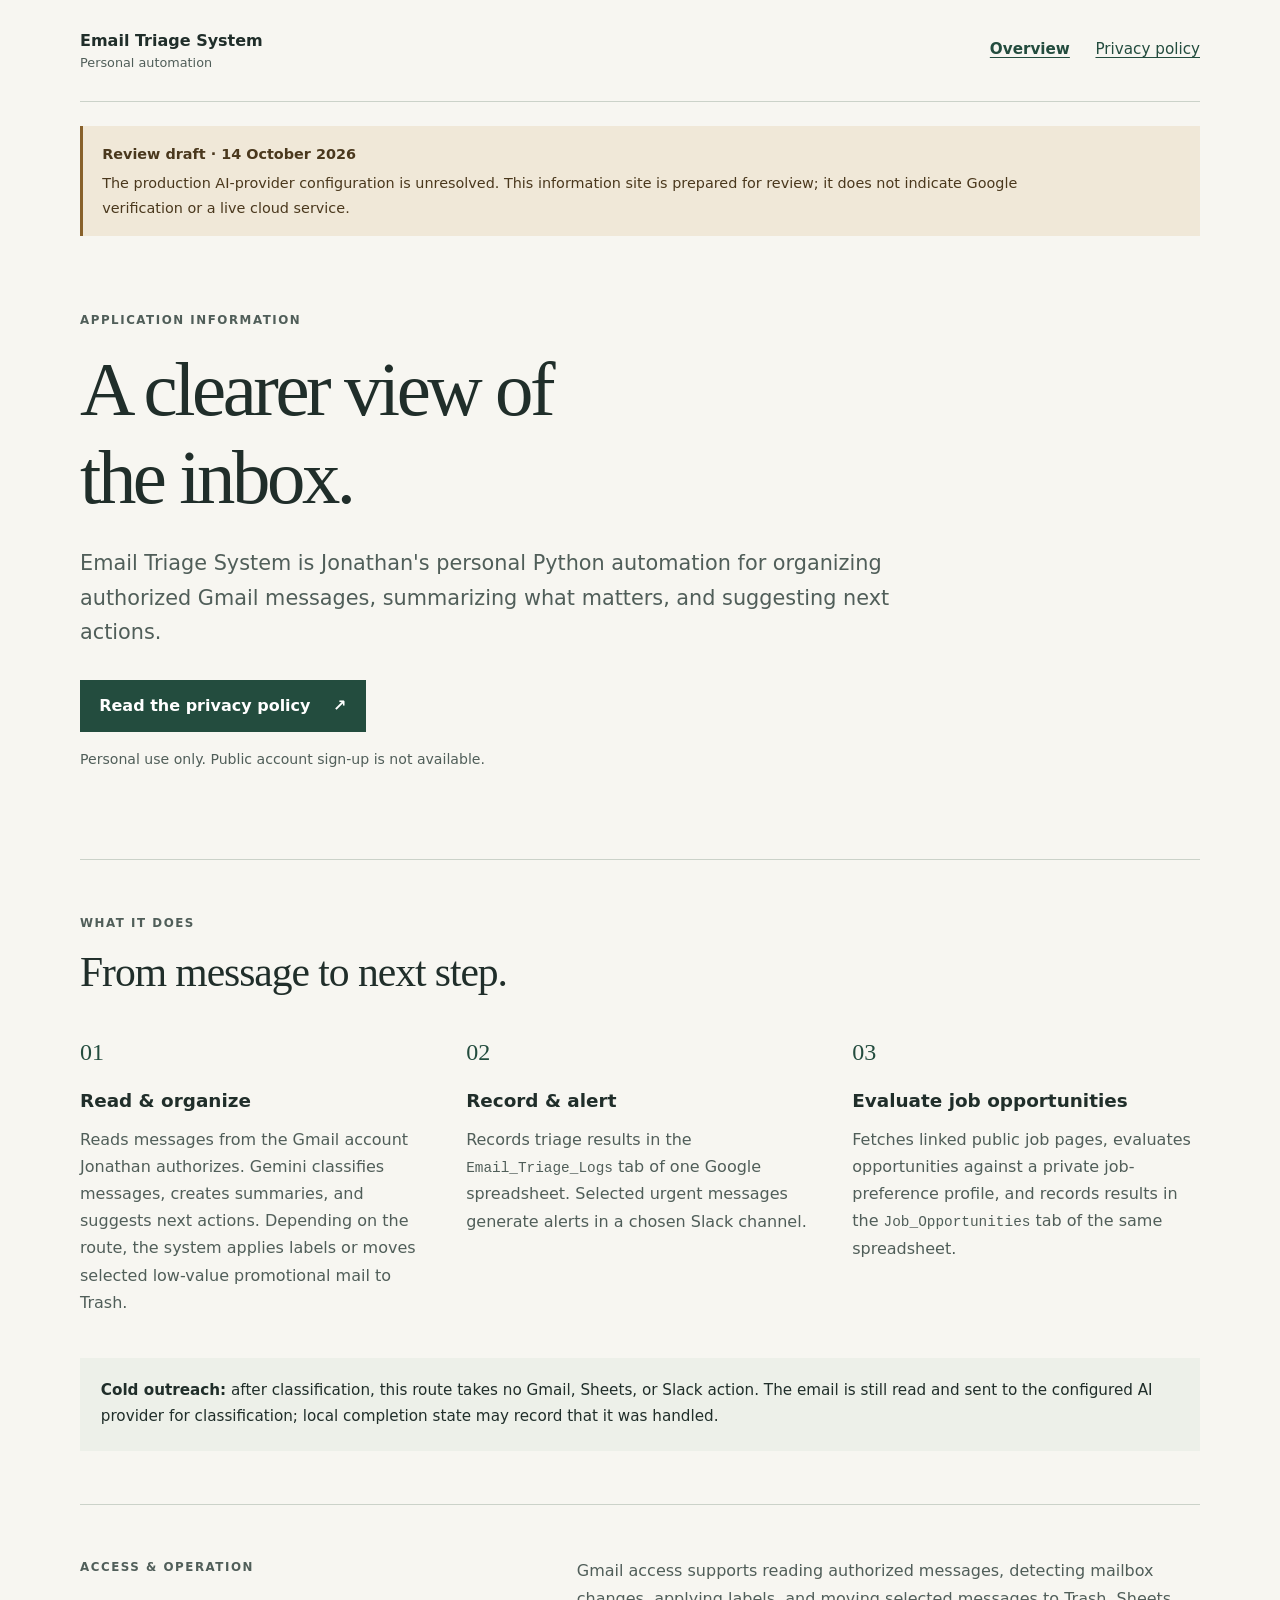
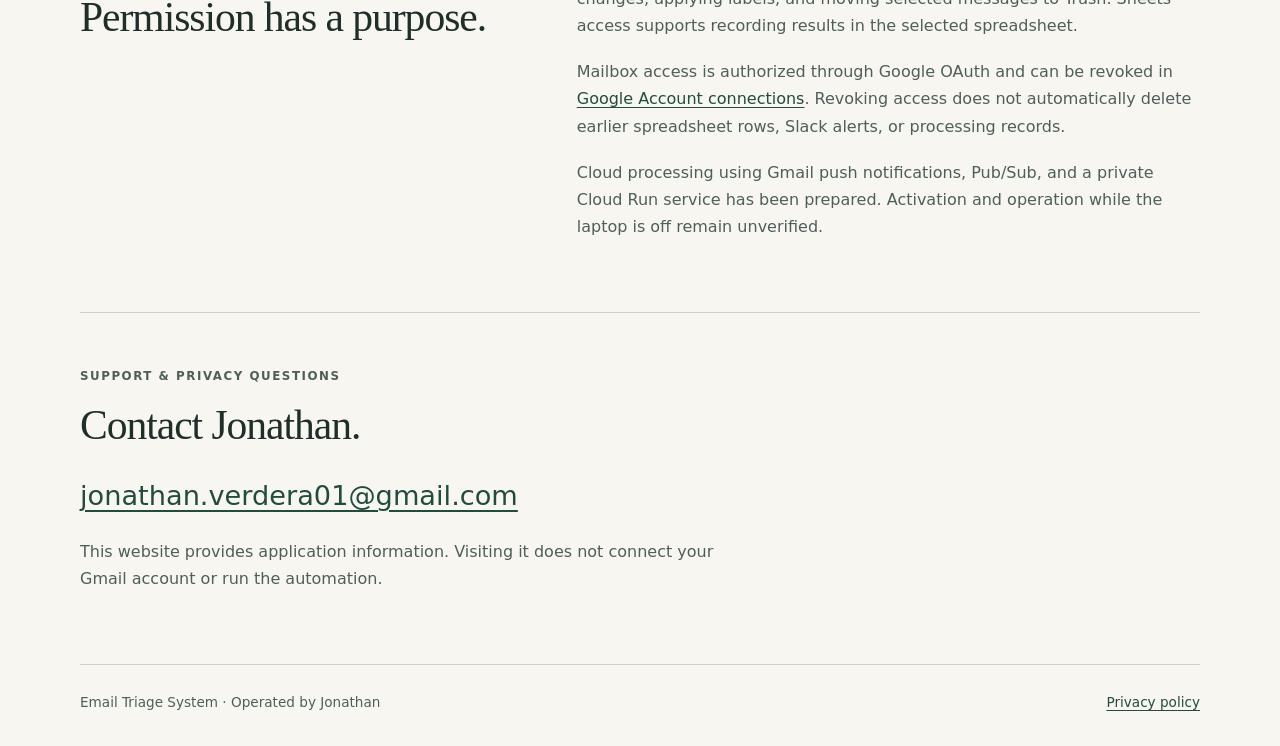
<file: index.html>
<!doctype html>
<html lang="en">
<head>
  <meta charset="utf-8">
  <meta name="viewport" content="width=device-width, initial-scale=1">
  <meta name="description" content="Information about Email Triage System, Jonathan's personal Gmail automation, its permissions, and privacy practices.">
  <meta name="referrer" content="no-referrer">
  <title>Email Triage System</title>
  <link rel="stylesheet" href="styles.css">
</head>
<body>
  <a class="skip-link" href="#main">Skip to content</a>
  <header class="site-header wrap">
    <a class="brand" href="index.html">Email Triage System<span>Personal automation</span></a>
    <nav aria-label="Main navigation">
      <a href="index.html" aria-current="page">Overview</a>
      <a href="privacy.html">Privacy policy</a>
    </nav>
  </header>
  <main id="main" class="wrap" tabindex="-1">
    <div class="notice"><strong>Review draft · 14 October 2026</strong><p>The production AI-provider configuration is unresolved. This information site is prepared for review; it does not indicate Google verification or a live cloud service.</p></div>
    <section class="hero" aria-labelledby="intro">
      <p class="eyebrow">Application information</p>
      <h1 id="intro">A clearer view of<br>the inbox.</h1>
      <p class="lead">Email Triage System is Jonathan's personal Python automation for organizing authorized Gmail messages, summarizing what matters, and suggesting next actions.</p>
      <a class="button" href="privacy.html">Read the privacy policy <span aria-hidden="true">↗</span></a>
      <p class="small">Personal use only. Public account sign-up is not available.</p>
    </section>
    <section class="section" aria-labelledby="functionality">
      <div class="section-heading"><p class="eyebrow">What it does</p><h2 id="functionality">From message to next step.</h2></div>
      <div class="feature-grid">
        <article><span class="number" aria-hidden="true">01</span><h3>Read &amp; organize</h3><p>Reads messages from the Gmail account Jonathan authorizes. Gemini classifies messages, creates summaries, and suggests next actions. Depending on the route, the system applies labels or moves selected low-value promotional mail to Trash.</p></article>
        <article><span class="number" aria-hidden="true">02</span><h3>Record &amp; alert</h3><p>Records triage results in the <code>Email_Triage_Logs</code> tab of one Google spreadsheet. Selected urgent messages generate alerts in a chosen Slack channel.</p></article>
        <article><span class="number" aria-hidden="true">03</span><h3>Evaluate job opportunities</h3><p>Fetches linked public job pages, evaluates opportunities against a private job-preference profile, and records results in the <code>Job_Opportunities</code> tab of the same spreadsheet.</p></article>
      </div>
      <p class="route-note"><strong>Cold outreach:</strong> after classification, this route takes no Gmail, Sheets, or Slack action. The email is still read and sent to the configured AI provider for classification; local completion state may record that it was handled.</p>
    </section>
    <section class="section split" aria-labelledby="access">
      <div><p class="eyebrow">Access &amp; operation</p><h2 id="access">Permission has a purpose.</h2></div>
      <div><p>Gmail access supports reading authorized messages, detecting mailbox changes, applying labels, and moving selected messages to Trash. Sheets access supports recording results in the selected spreadsheet.</p><p>Mailbox access is authorized through Google OAuth and can be revoked in <a href="https://myaccount.google.com/connections">Google Account connections</a>. Revoking access does not automatically delete earlier spreadsheet rows, Slack alerts, or processing records.</p><p>Cloud processing using Gmail push notifications, Pub/Sub, and a private Cloud Run service has been prepared. Activation and operation while the laptop is off remain unverified.</p></div>
    </section>
    <section class="contact section" aria-labelledby="contact">
      <p class="eyebrow">Support &amp; privacy questions</p><h2 id="contact">Contact Jonathan.</h2>
      <p><a class="contact-link" href="mailto:jonathan.verdera01@gmail.com">jonathan.verdera01@gmail.com</a></p>
      <p>This website provides application information. Visiting it does not connect your Gmail account or run the automation.</p>
    </section>
  </main>
  <footer class="site-footer wrap"><p>Email Triage System · Operated by Jonathan</p><a href="privacy.html">Privacy policy</a></footer>
</body>
</html>
</file>
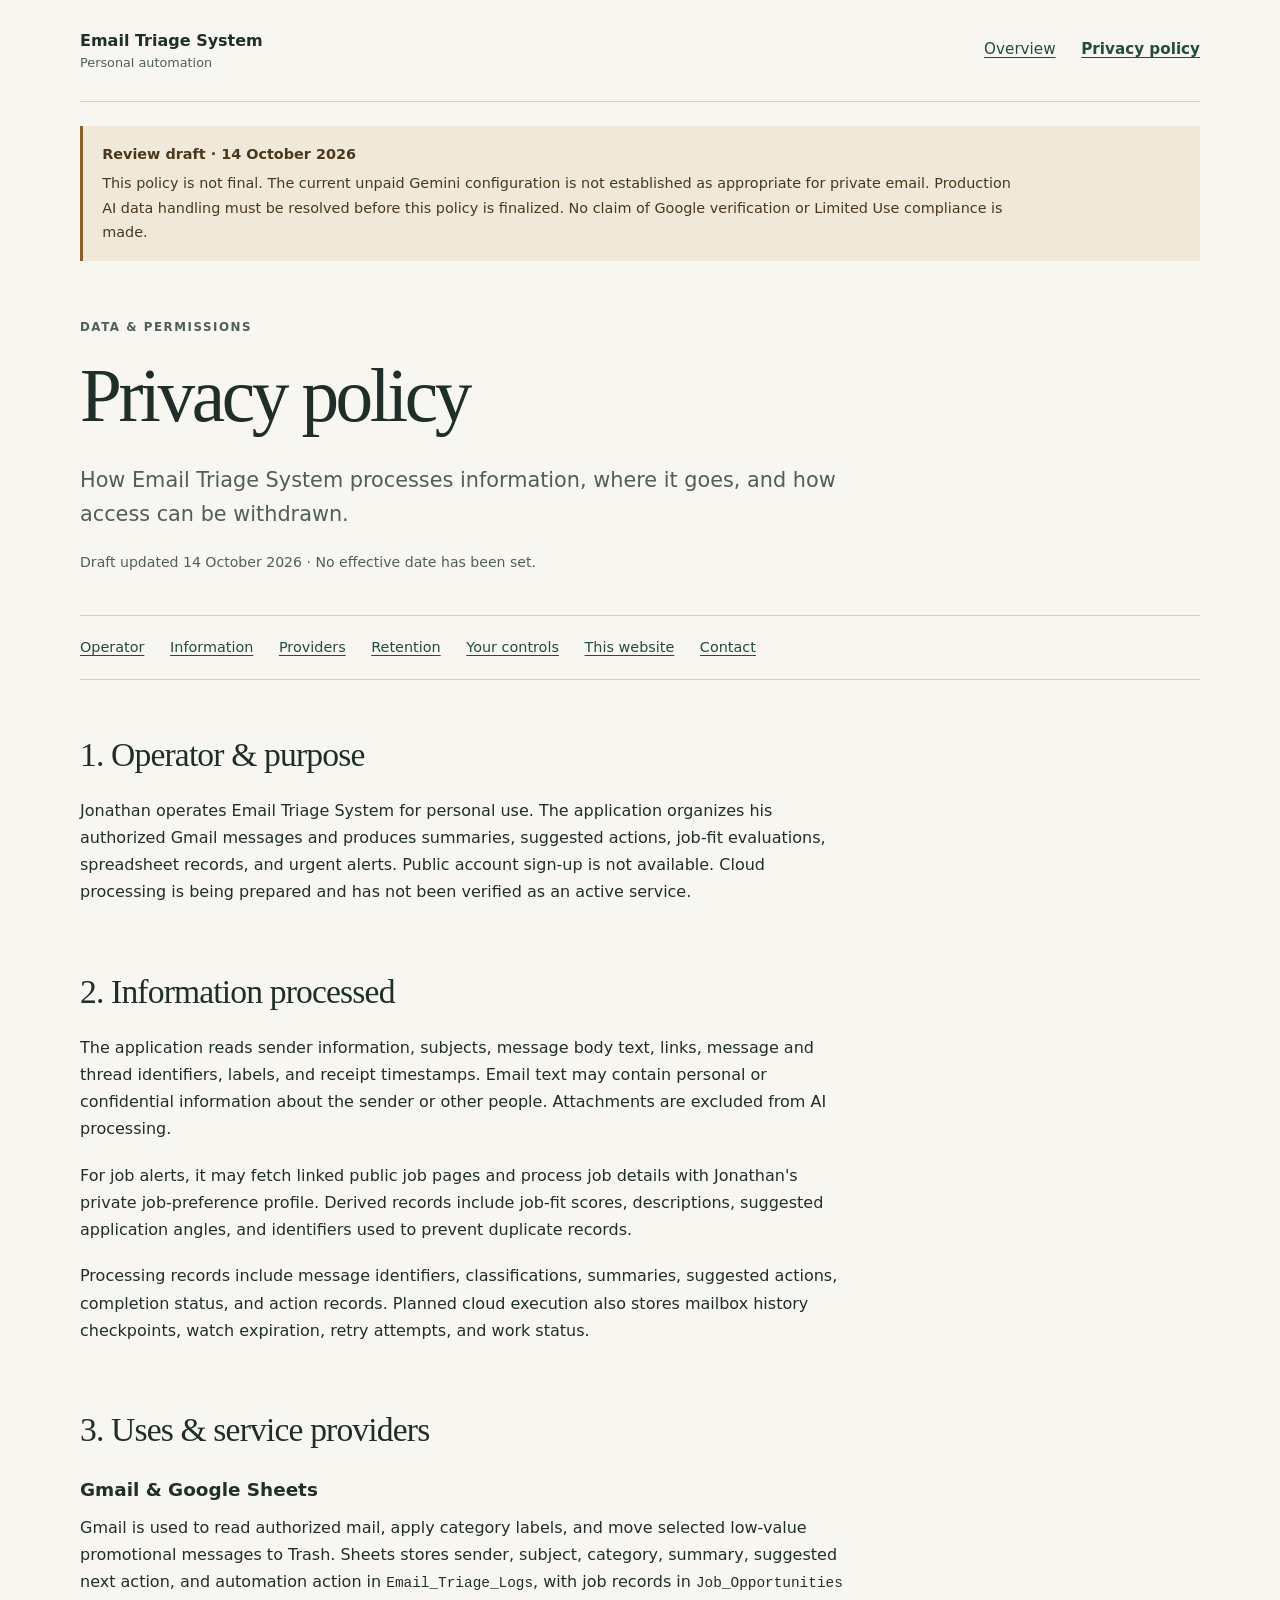
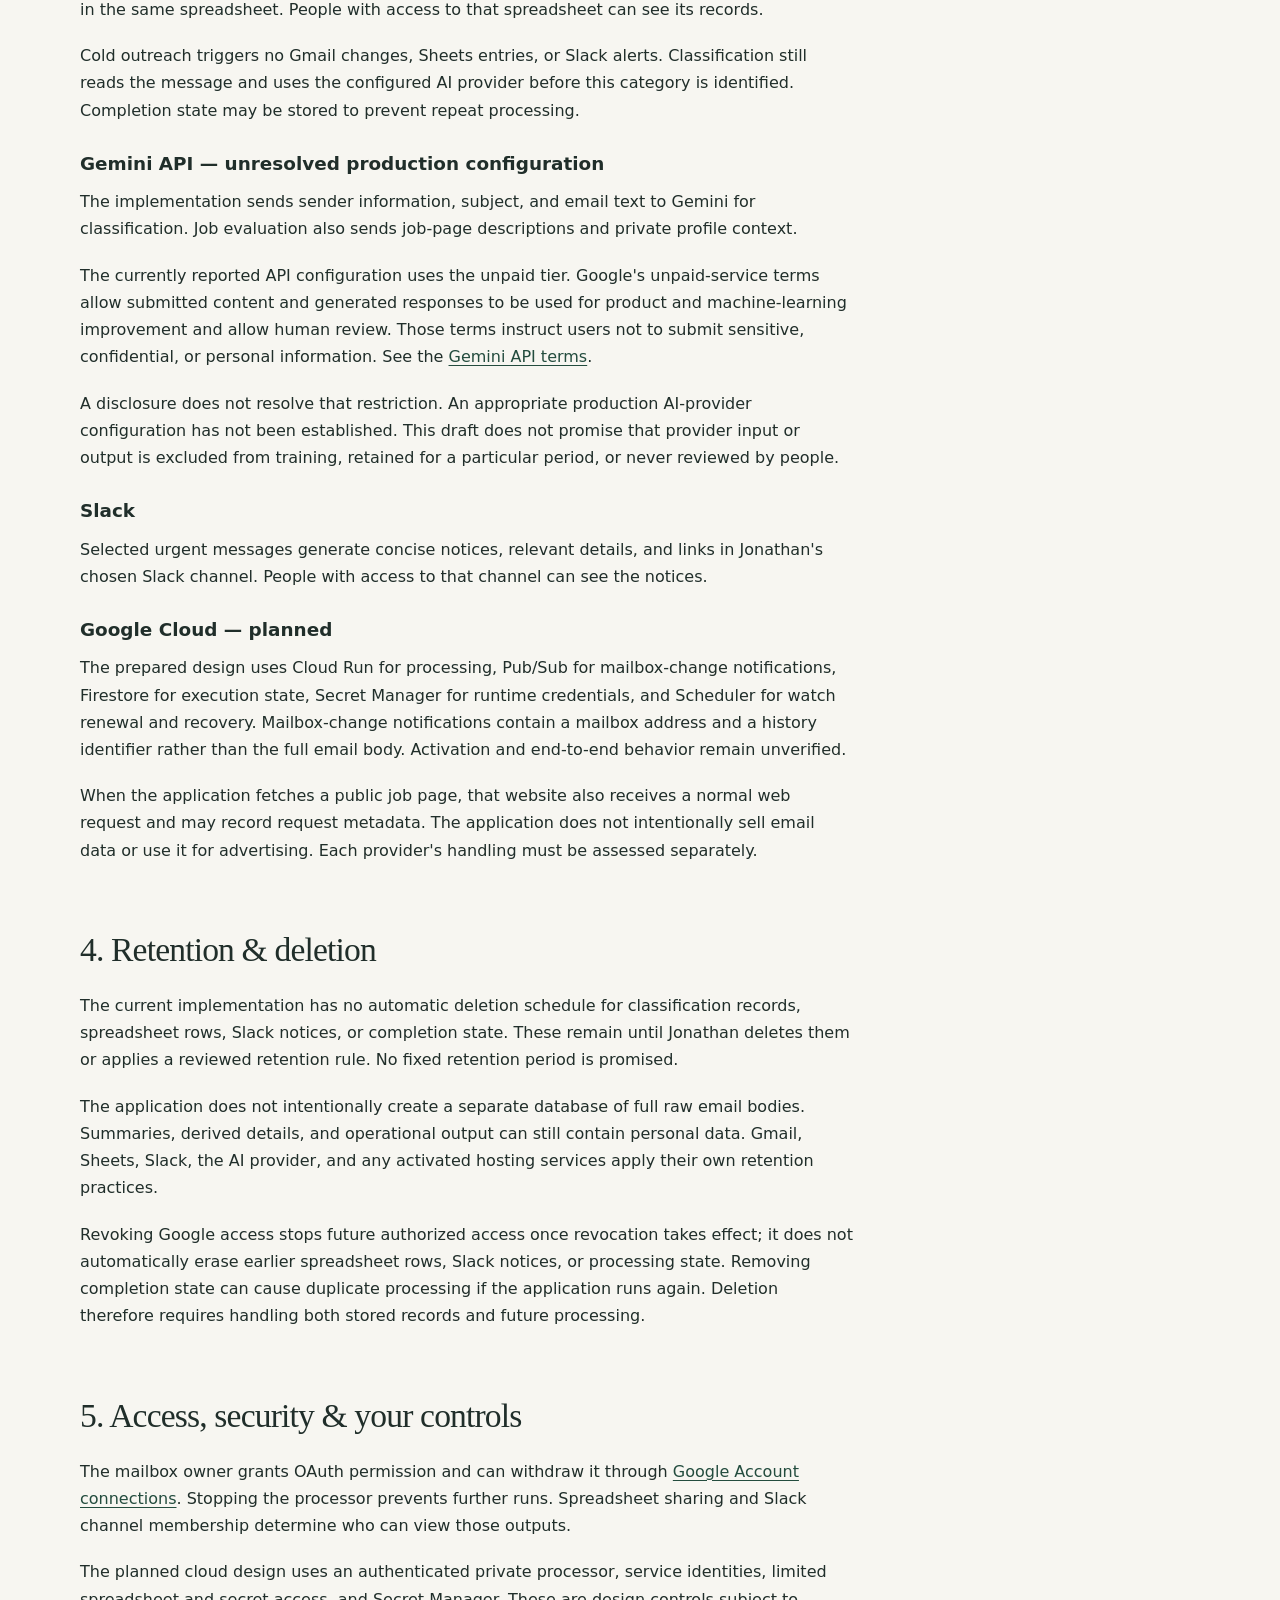
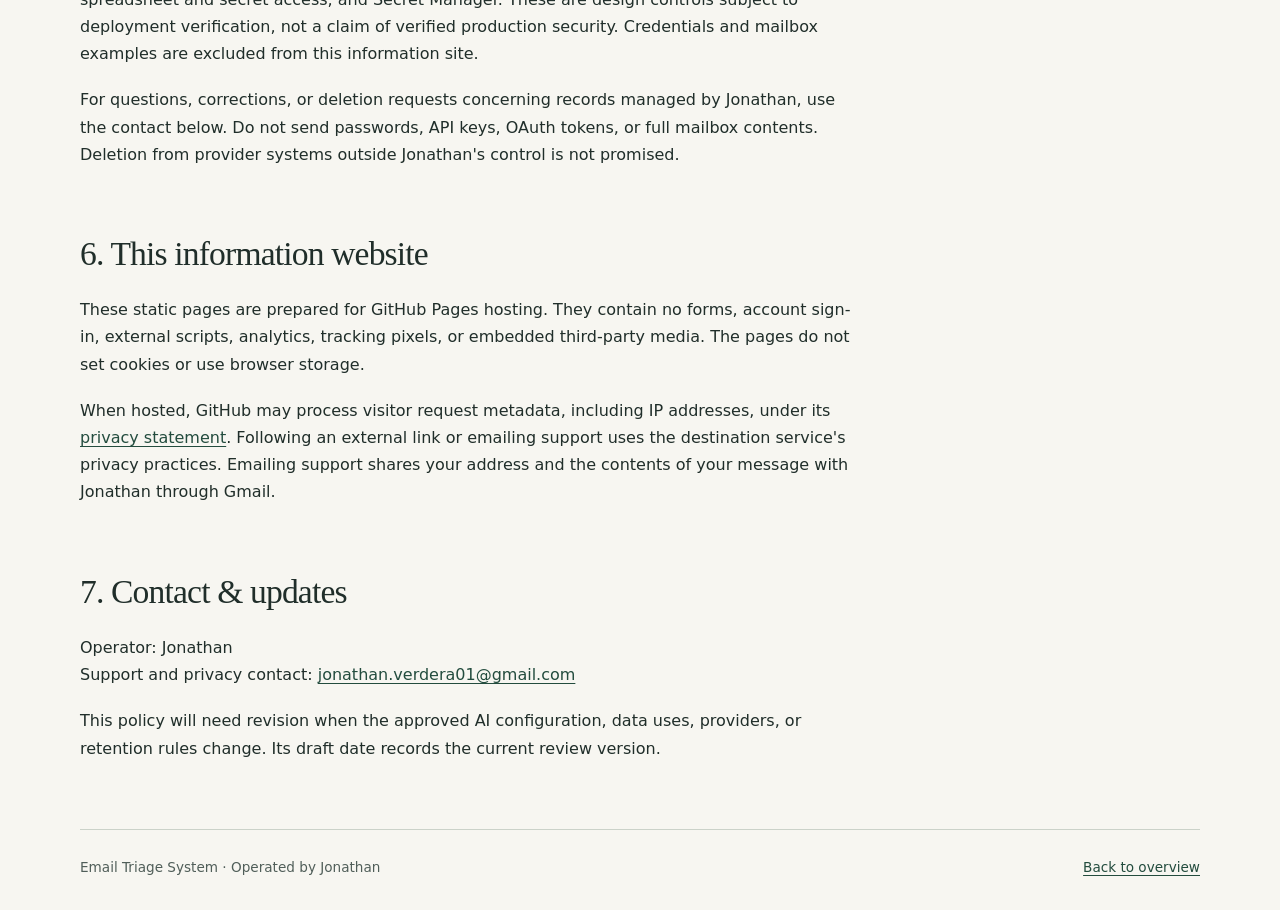
<file: privacy.html>
<!doctype html>
<html lang="en">
<head>
  <meta charset="utf-8">
  <meta name="viewport" content="width=device-width, initial-scale=1">
  <meta name="description" content="Review draft of Email Triage System's privacy policy: information processed, providers, retention, access, and contact.">
  <meta name="referrer" content="no-referrer">
  <title>Privacy Policy · Email Triage System</title>
  <link rel="stylesheet" href="styles.css">
</head>
<body>
  <a class="skip-link" href="#main">Skip to content</a>
  <header class="site-header wrap">
    <a class="brand" href="index.html">Email Triage System<span>Personal automation</span></a>
    <nav aria-label="Main navigation"><a href="index.html">Overview</a><a href="privacy.html" aria-current="page">Privacy policy</a></nav>
  </header>
  <main id="main" class="wrap" tabindex="-1">
    <div class="notice"><strong>Review draft · 14 October 2026</strong><p>This policy is not final. The current unpaid Gemini configuration is not established as appropriate for private email. Production AI data handling must be resolved before this policy is finalized. No claim of Google verification or Limited Use compliance is made.</p></div>
    <header class="policy-heading"><p class="eyebrow">Data &amp; permissions</p><h1>Privacy policy</h1><p class="lead">How Email Triage System processes information, where it goes, and how access can be withdrawn.</p><p class="small">Draft updated <time datetime="2026-10-14">14 October 2026</time> · No effective date has been set.</p></header>
    <nav class="policy-nav" aria-label="Privacy policy sections"><a href="#operator">Operator</a><a href="#information">Information</a><a href="#providers">Providers</a><a href="#retention">Retention</a><a href="#controls">Your controls</a><a href="#website">This website</a><a href="#contact">Contact</a></nav>
    <div class="policy-content">
      <section id="operator"><h2>1. Operator &amp; purpose</h2><p>Jonathan operates Email Triage System for personal use. The application organizes his authorized Gmail messages and produces summaries, suggested actions, job-fit evaluations, spreadsheet records, and urgent alerts. Public account sign-up is not available. Cloud processing is being prepared and has not been verified as an active service.</p></section>
      <section id="information"><h2>2. Information processed</h2><p>The application reads sender information, subjects, message body text, links, message and thread identifiers, labels, and receipt timestamps. Email text may contain personal or confidential information about the sender or other people. Attachments are excluded from AI processing.</p><p>For job alerts, it may fetch linked public job pages and process job details with Jonathan's private job-preference profile. Derived records include job-fit scores, descriptions, suggested application angles, and identifiers used to prevent duplicate records.</p><p>Processing records include message identifiers, classifications, summaries, suggested actions, completion status, and action records. Planned cloud execution also stores mailbox history checkpoints, watch expiration, retry attempts, and work status.</p></section>
      <section id="providers"><h2>3. Uses &amp; service providers</h2>
        <h3>Gmail &amp; Google Sheets</h3><p>Gmail is used to read authorized mail, apply category labels, and move selected low-value promotional messages to Trash. Sheets stores sender, subject, category, summary, suggested next action, and automation action in <code>Email_Triage_Logs</code>, with job records in <code>Job_Opportunities</code> in the same spreadsheet. People with access to that spreadsheet can see its records.</p><p>Cold outreach triggers no Gmail changes, Sheets entries, or Slack alerts. Classification still reads the message and uses the configured AI provider before this category is identified. Completion state may be stored to prevent repeat processing.</p>
        <h3>Gemini API — unresolved production configuration</h3><p>The implementation sends sender information, subject, and email text to Gemini for classification. Job evaluation also sends job-page descriptions and private profile context.</p><p>The currently reported API configuration uses the unpaid tier. Google's unpaid-service terms allow submitted content and generated responses to be used for product and machine-learning improvement and allow human review. Those terms instruct users not to submit sensitive, confidential, or personal information. See the <a href="https://ai.google.dev/gemini-api/terms">Gemini API terms</a>.</p><p>A disclosure does not resolve that restriction. An appropriate production AI-provider configuration has not been established. This draft does not promise that provider input or output is excluded from training, retained for a particular period, or never reviewed by people.</p>
        <h3>Slack</h3><p>Selected urgent messages generate concise notices, relevant details, and links in Jonathan's chosen Slack channel. People with access to that channel can see the notices.</p>
        <h3>Google Cloud — planned</h3><p>The prepared design uses Cloud Run for processing, Pub/Sub for mailbox-change notifications, Firestore for execution state, Secret Manager for runtime credentials, and Scheduler for watch renewal and recovery. Mailbox-change notifications contain a mailbox address and a history identifier rather than the full email body. Activation and end-to-end behavior remain unverified.</p><p>When the application fetches a public job page, that website also receives a normal web request and may record request metadata. The application does not intentionally sell email data or use it for advertising. Each provider's handling must be assessed separately.</p>
      </section>
      <section id="retention"><h2>4. Retention &amp; deletion</h2><p>The current implementation has no automatic deletion schedule for classification records, spreadsheet rows, Slack notices, or completion state. These remain until Jonathan deletes them or applies a reviewed retention rule. No fixed retention period is promised.</p><p>The application does not intentionally create a separate database of full raw email bodies. Summaries, derived details, and operational output can still contain personal data. Gmail, Sheets, Slack, the AI provider, and any activated hosting services apply their own retention practices.</p><p>Revoking Google access stops future authorized access once revocation takes effect; it does not automatically erase earlier spreadsheet rows, Slack notices, or processing state. Removing completion state can cause duplicate processing if the application runs again. Deletion therefore requires handling both stored records and future processing.</p></section>
      <section id="controls"><h2>5. Access, security &amp; your controls</h2><p>The mailbox owner grants OAuth permission and can withdraw it through <a href="https://myaccount.google.com/connections">Google Account connections</a>. Stopping the processor prevents further runs. Spreadsheet sharing and Slack channel membership determine who can view those outputs.</p><p>The planned cloud design uses an authenticated private processor, service identities, limited spreadsheet and secret access, and Secret Manager. These are design controls subject to deployment verification, not a claim of verified production security. Credentials and mailbox examples are excluded from this information site.</p><p>For questions, corrections, or deletion requests concerning records managed by Jonathan, use the contact below. Do not send passwords, API keys, OAuth tokens, or full mailbox contents. Deletion from provider systems outside Jonathan's control is not promised.</p></section>
      <section id="website"><h2>6. This information website</h2><p>These static pages are prepared for GitHub Pages hosting. They contain no forms, account sign-in, external scripts, analytics, tracking pixels, or embedded third-party media. The pages do not set cookies or use browser storage.</p><p>When hosted, GitHub may process visitor request metadata, including IP addresses, under its <a href="https://docs.github.com/en/site-policy/privacy-policies/github-general-privacy-statement">privacy statement</a>. Following an external link or emailing support uses the destination service's privacy practices. Emailing support shares your address and the contents of your message with Jonathan through Gmail.</p></section>
      <section id="contact"><h2>7. Contact &amp; updates</h2><p>Operator: Jonathan<br>Support and privacy contact: <a href="mailto:jonathan.verdera01@gmail.com">jonathan.verdera01@gmail.com</a></p><p>This policy will need revision when the approved AI configuration, data uses, providers, or retention rules change. Its draft date records the current review version.</p></section>
    </div>
  </main>
  <footer class="site-footer wrap"><p>Email Triage System · Operated by Jonathan</p><a href="index.html">Back to overview</a></footer>
</body>
</html>
</file>
<file: styles.css>
:root { color-scheme: light; --paper: #f7f6f1; --ink: #202e2a; --muted: #505e59; --green: #234c3e; --line: #cbd2c9; --wash: #edf0e9; }
* { box-sizing: border-box; }
html { scroll-padding-top: 1.5rem; }
body { margin: 0; color: var(--ink); background: var(--paper); font-family: system-ui, -apple-system, "Segoe UI", sans-serif; font-size: 1rem; line-height: 1.7; }
a { color: var(--green); text-decoration-thickness: .08em; text-underline-offset: .2em; overflow-wrap: anywhere; }
a:hover { text-decoration-thickness: .15em; }
a:focus-visible { outline: 3px solid #7b3618; outline-offset: 5px; border-radius: 2px; }
p { margin: 0 0 1.2rem; }
h1, h2, h3 { line-height: 1.15; font-weight: 500; text-wrap: balance; }
h1, h2 { font-family: Georgia, "Times New Roman", serif; }
h1 { margin: .8rem 0 1.5rem; font-size: clamp(2.6rem, 6vw, 5.7rem); letter-spacing: -.045em; }
h2 { margin: .5rem 0 1.4rem; font-size: clamp(1.9rem, 3.5vw, 2.6rem); letter-spacing: -.025em; }
h3 { font-size: 1.15rem; margin: 1.1rem 0 .9rem; font-weight: 650; }
code { font-family: ui-monospace, Consolas, monospace; font-size: .9em; overflow-wrap: anywhere; }
.wrap { width: min(100% - 3rem, 1120px); margin-inline: auto; }
.site-header { display: flex; justify-content: space-between; align-items: center; gap: 1.5rem; padding-block: 1.8rem; border-bottom: 1px solid var(--line); }
.brand { text-decoration: none; font-weight: 650; line-height: 1.5; color: var(--ink); }
.brand span { display: block; color: var(--muted); font-size: .8rem; font-weight: 400; }
nav { display: flex; flex-wrap: wrap; gap: .75rem 1.6rem; }
.site-header nav a { padding-block: .5rem; font-size: .95rem; }
[aria-current="page"] { font-weight: 700; }
.notice { margin-top: 1.5rem; padding: 1rem 1.2rem; border-left: 3px solid #88612b; background: #f0e8d8; color: #4a381d; font-size: .9rem; }
.notice strong { display: block; }
.notice p { margin: .3rem 0 0; max-width: 100ch; }
.hero { padding: 4.6rem 0 4.2rem; max-width: 860px; }
.eyebrow { font-size: .74rem; letter-spacing: .13em; text-transform: uppercase; color: var(--muted); font-weight: 650; margin: 0 0 1rem; }
.lead { font-size: clamp(1.12rem, 2vw, 1.3rem); max-width: 62ch; color: var(--muted); line-height: 1.65; }
.button { display: inline-flex; align-items: center; gap: 1.4rem; margin: .7rem 0 1rem; padding: .8rem 1.2rem; color: #fff; background: var(--green); text-decoration: none; font-weight: 600; }
.button:hover { background: #17382c; text-decoration: underline; }
.small { color: var(--muted); font-size: .88rem; }
.section { border-top: 1px solid var(--line); padding-block: 3.3rem; }
.section-heading { margin-bottom: 2.2rem; }
.feature-grid { display: grid; grid-template-columns: repeat(3, minmax(0, 1fr)); gap: 2.4rem; }
.feature-grid article p { color: var(--muted); }
.number { font-family: Georgia, serif; font-size: 1.5rem; color: var(--green); }
.route-note { background: var(--wash); padding: 1.3rem; margin: 1.4rem 0 0; font-size: .95rem; }
.split { display: grid; grid-template-columns: .9fr 1.25fr; gap: 3rem; }
.split p:not(.eyebrow) { color: var(--muted); }
.contact { max-width: 100%; }
.contact-link { font-size: clamp(1.1rem, 2.5vw, 1.7rem); }
.contact p:last-child { color: var(--muted); max-width: 65ch; }
.site-footer { border-top: 1px solid var(--line); display: flex; justify-content: space-between; flex-wrap: wrap; gap: 1rem; padding-block: 1.6rem 2rem; font-size: .85rem; color: var(--muted); }
.site-footer p { margin: 0; }
.skip-link { position: absolute; left: 1rem; top: -10rem; z-index: 10; background: var(--ink); color: #fff; padding: .7rem 1rem; }
.skip-link:focus { top: .7rem; }
.policy-heading { padding-block: 3.5rem 1.3rem; }
.policy-heading h1 { font-size: clamp(2.8rem, 6vw, 4.7rem); }
.policy-nav { padding-block: 1.2rem; border-block: 1px solid var(--line); font-size: .9rem; }
.policy-content { max-width: 76ch; padding-block: .5rem 3rem; }
.policy-content section { padding-top: 2.5rem; }
.policy-content h2 { font-size: clamp(1.7rem, 3vw, 2.1rem); }
.policy-content h3 { margin-top: 1.8rem; }
@media (max-width: 700px) {
  .wrap { width: min(100% - 2rem, 1120px); }
  .site-header { align-items: flex-start; flex-direction: column; gap: .6rem; padding-block: 1.2rem; }
  .site-header nav { gap: 1.5rem; }
  .hero { padding-block: 3rem; }
  .feature-grid, .split { grid-template-columns: 1fr; gap: 1.5rem; }
  .feature-grid article { border-top: 1px solid var(--line); padding-top: 1.2rem; }
  .section { padding-block: 2.4rem; }
  .section-heading { margin-bottom: 1.4rem; }
  .policy-heading { padding-top: 2.5rem; }
  .policy-nav { gap: .8rem 1.2rem; }
  .site-footer { flex-direction: column; gap: .5rem; }
}
@media print {
  body { background: white; color: black; font-size: 11pt; }
  .skip-link, .site-header nav, .policy-nav, .button { display: none; }
  .wrap { width: 100%; }
  .hero, .section, .policy-heading { padding-block: 1rem; }
  .policy-content { max-width: none; }
  h2, h3 { break-after: avoid; }
}
</file>
